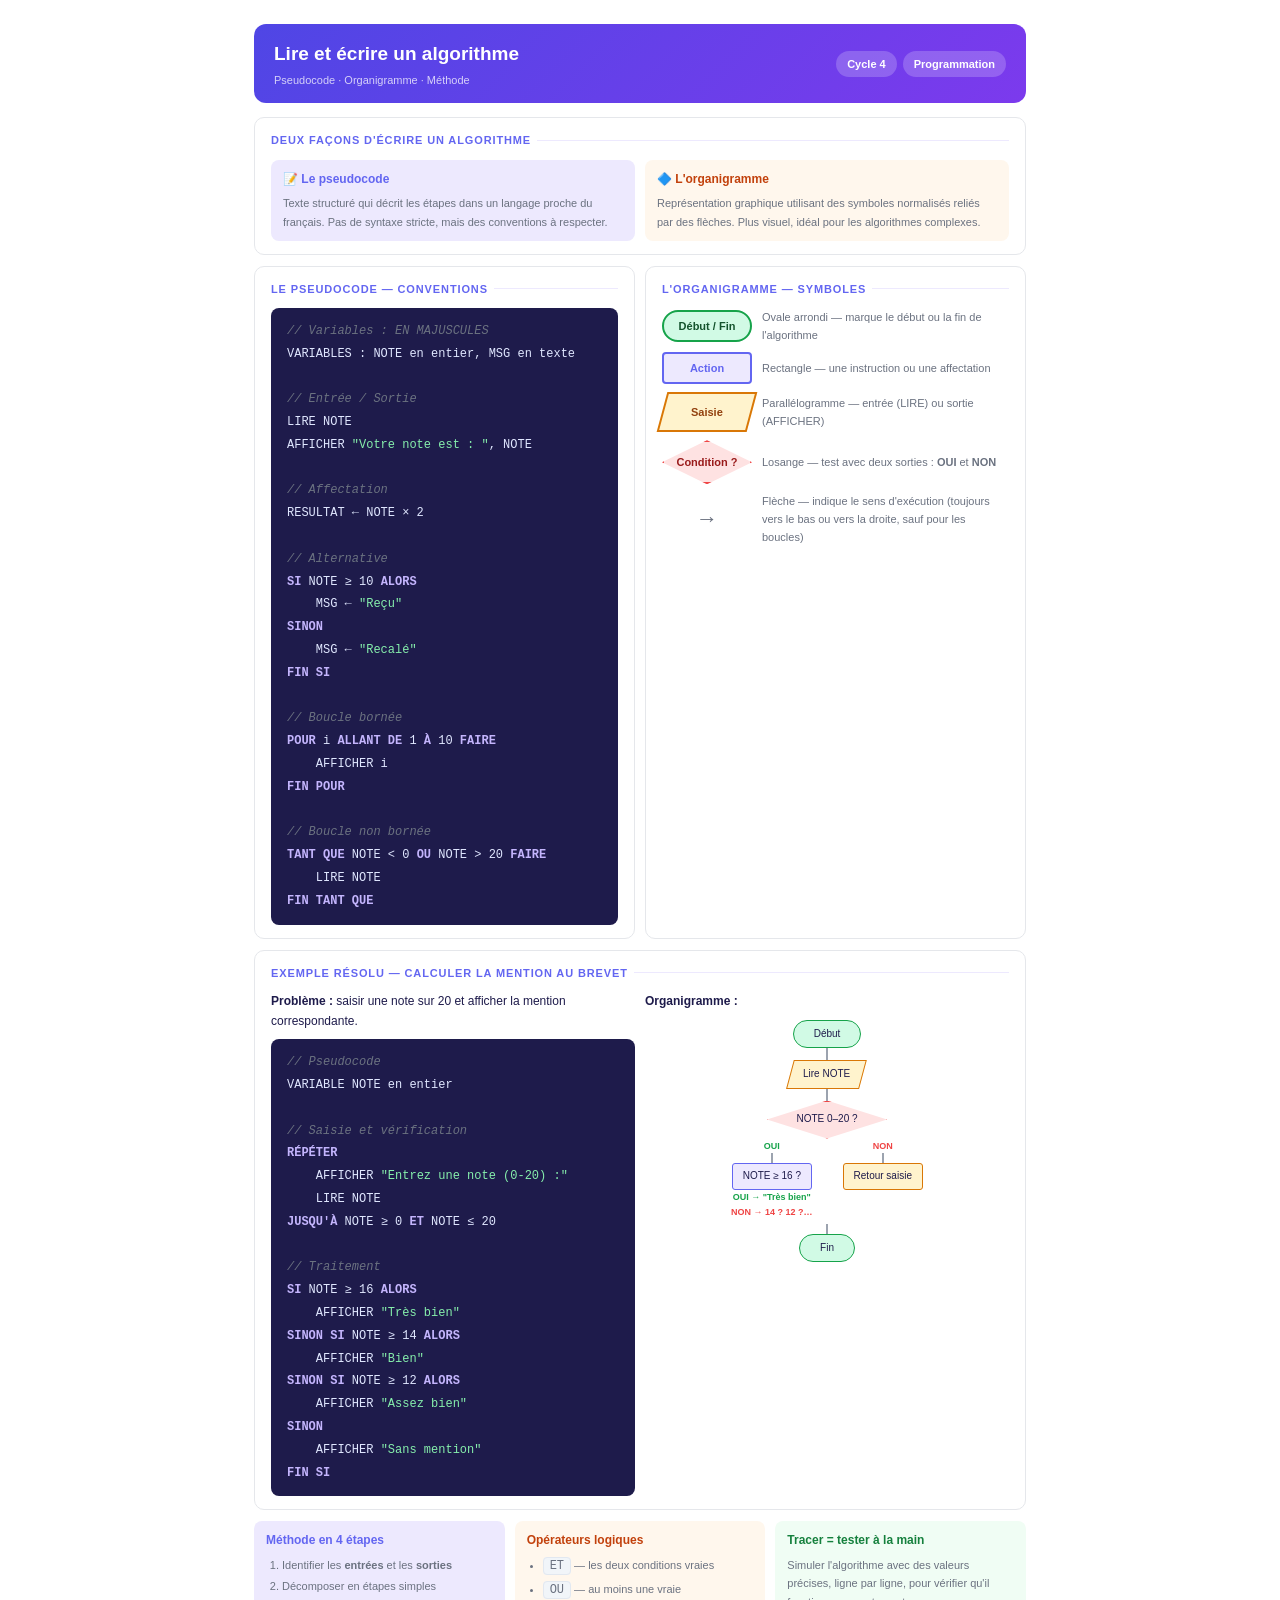
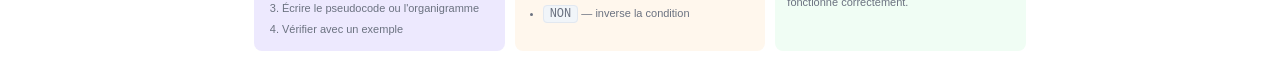
<file: fiches/algo-algorithme.html>
<!DOCTYPE html>
<html lang="fr">
<head>
<meta charset="UTF-8">
<meta name="viewport" content="width=device-width, initial-scale=1.0">
<title>Fiche outil — Lire et écrire un algorithme</title>
<link rel="stylesheet" href="style.css">
</head>
<body>

<div class="fiche-header">
  <div>
    <div class="fiche-title">Lire et écrire un algorithme</div>
    <div class="fiche-sub">Pseudocode · Organigramme · Méthode</div>
  </div>
  <div class="fiche-badges">
    <span class="badge">Cycle 4</span>
    <span class="badge">Programmation</span>
  </div>
</div>

<div class="section">
  <div class="section-title">Deux façons d'écrire un algorithme</div>
  <div class="grid-2">
    <div class="card">
      <div class="card-title">📝 Le pseudocode</div>
      <p class="small">Texte structuré qui décrit les étapes dans un langage proche du français. Pas de syntaxe stricte, mais des conventions à respecter.</p>
    </div>
    <div class="card orange">
      <div class="card-title">🔷 L'organigramme</div>
      <p class="small">Représentation graphique utilisant des symboles normalisés reliés par des flèches. Plus visuel, idéal pour les algorithmes complexes.</p>
    </div>
  </div>
</div>

<div class="grid-2" style="margin-bottom:11px">

  <div class="section" style="margin-bottom:0">
    <div class="section-title">Le pseudocode — conventions</div>
    <pre><span class="cm">// Variables : EN MAJUSCULES</span>
VARIABLES : NOTE en entier, MSG en texte

<span class="cm">// Entrée / Sortie</span>
LIRE NOTE
AFFICHER <span class="str">"Votre note est : "</span>, NOTE

<span class="cm">// Affectation</span>
RESULTAT ← NOTE × 2

<span class="cm">// Alternative</span>
<span class="kw">SI</span> NOTE ≥ 10 <span class="kw">ALORS</span>
    MSG ← <span class="str">"Reçu"</span>
<span class="kw">SINON</span>
    MSG ← <span class="str">"Recalé"</span>
<span class="kw">FIN SI</span>

<span class="cm">// Boucle bornée</span>
<span class="kw">POUR</span> i <span class="kw">ALLANT DE</span> 1 <span class="kw">À</span> 10 <span class="kw">FAIRE</span>
    AFFICHER i
<span class="kw">FIN POUR</span>

<span class="cm">// Boucle non bornée</span>
<span class="kw">TANT QUE</span> NOTE &lt; 0 <span class="kw">OU</span> NOTE &gt; 20 <span class="kw">FAIRE</span>
    LIRE NOTE
<span class="kw">FIN TANT QUE</span></pre>
  </div>

  <div class="section" style="margin-bottom:0">
    <div class="section-title">L'organigramme — symboles</div>
    <div style="display:flex;flex-direction:column;gap:8px">
      <div style="display:flex;align-items:center;gap:10px">
        <div style="width:90px;height:32px;background:#d1fae5;border:2px solid #16a34a;border-radius:16px;display:flex;align-items:center;justify-content:center;font-size:11px;font-weight:700;color:#14532d;flex-shrink:0">Début / Fin</div>
        <p class="small">Ovale arrondi — marque le début ou la fin de l'algorithme</p>
      </div>
      <div style="display:flex;align-items:center;gap:10px">
        <div style="width:90px;height:32px;background:var(--accent-bg);border:2px solid var(--accent);border-radius:4px;display:flex;align-items:center;justify-content:center;font-size:11px;font-weight:700;color:var(--accent);flex-shrink:0">Action</div>
        <p class="small">Rectangle — une instruction ou une affectation</p>
      </div>
      <div style="display:flex;align-items:center;gap:10px">
        <div style="width:90px;height:40px;background:#fff3cd;border:2px solid #d97706;transform:skewX(-15deg);display:flex;align-items:center;justify-content:center;font-size:11px;font-weight:700;color:#92400e;flex-shrink:0"><span style="transform:skewX(15deg)">Saisie</span></div>
        <p class="small">Parallélogramme — entrée (LIRE) ou sortie (AFFICHER)</p>
      </div>
      <div style="display:flex;align-items:center;gap:10px">
        <div style="width:90px;height:44px;background:#fee2e2;border:2px solid #ef4444;clip-path:polygon(50% 0%,100% 50%,50% 100%,0% 50%);display:flex;align-items:center;justify-content:center;font-size:11px;font-weight:700;color:#991b1b;flex-shrink:0">Condition ?</div>
        <p class="small">Losange — test avec deux sorties : <strong>OUI</strong> et <strong>NON</strong></p>
      </div>
      <div style="display:flex;align-items:center;gap:10px">
        <div style="width:90px;display:flex;align-items:center;justify-content:center;flex-shrink:0">
          <div style="font-size:22px;color:var(--muted)">→</div>
        </div>
        <p class="small">Flèche — indique le sens d'exécution (toujours vers le bas ou vers la droite, sauf pour les boucles)</p>
      </div>
    </div>
  </div>

</div>

<div class="section">
  <div class="section-title">Exemple résolu — Calculer la mention au brevet</div>
  <div class="grid-2">
    <div>
      <p style="font-size:12px;margin-bottom:8px"><strong>Problème :</strong> saisir une note sur 20 et afficher la mention correspondante.</p>
      <pre><span class="cm">// Pseudocode</span>
VARIABLE NOTE en entier

<span class="cm">// Saisie et vérification</span>
<span class="kw">RÉPÉTER</span>
    AFFICHER <span class="str">"Entrez une note (0-20) :"</span>
    LIRE NOTE
<span class="kw">JUSQU'À</span> NOTE ≥ 0 <span class="kw">ET</span> NOTE ≤ 20

<span class="cm">// Traitement</span>
<span class="kw">SI</span> NOTE ≥ 16 <span class="kw">ALORS</span>
    AFFICHER <span class="str">"Très bien"</span>
<span class="kw">SINON SI</span> NOTE ≥ 14 <span class="kw">ALORS</span>
    AFFICHER <span class="str">"Bien"</span>
<span class="kw">SINON SI</span> NOTE ≥ 12 <span class="kw">ALORS</span>
    AFFICHER <span class="str">"Assez bien"</span>
<span class="kw">SINON</span>
    AFFICHER <span class="str">"Sans mention"</span>
<span class="kw">FIN SI</span></pre>
    </div>
    <div>
      <p style="font-size:12px;margin-bottom:8px"><strong>Organigramme :</strong></p>
      <div style="display:flex;flex-direction:column;align-items:center;gap:0;font-size:10px">
        <div style="padding:5px 20px;background:#d1fae5;border:1.5px solid #16a34a;border-radius:14px">Début</div>
        <div style="width:1.5px;height:12px;background:#9ca3af"></div>
        <div style="padding:5px 12px;background:#fff3cd;border:1.5px solid #d97706;transform:skewX(-15deg)"><span style="transform:skewX(15deg);display:block">Lire NOTE</span></div>
        <div style="width:1.5px;height:12px;background:#9ca3af"></div>
        <div style="padding:5px 14px;background:#fee2e2;border:1.5px solid #ef4444;clip-path:polygon(50% 0%,100% 50%,50% 100%,0% 50%);min-width:120px;min-height:38px;display:flex;align-items:center;justify-content:center">NOTE 0–20 ?</div>
        <div style="display:flex;gap:30px;align-items:flex-start;margin-top:0">
          <div style="display:flex;flex-direction:column;align-items:center">
            <span style="font-size:9px;color:#16a34a;font-weight:700">OUI</span>
            <div style="width:1.5px;height:10px;background:#9ca3af"></div>
            <div style="padding:4px 10px;background:var(--accent-bg);border:1.5px solid var(--accent);border-radius:3px">NOTE ≥ 16 ?</div>
            <div style="font-size:9px;color:#16a34a;font-weight:700">OUI → "Très bien"</div>
            <div style="font-size:9px;color:#ef4444;font-weight:700">NON → 14 ? 12 ?…</div>
          </div>
          <div style="display:flex;flex-direction:column;align-items:center">
            <span style="font-size:9px;color:#ef4444;font-weight:700">NON</span>
            <div style="width:1.5px;height:10px;background:#9ca3af"></div>
            <div style="padding:4px 10px;background:#fff3cd;border:1.5px solid #d97706;border-radius:3px">Retour saisie</div>
          </div>
        </div>
        <div style="width:1.5px;height:10px;background:#9ca3af;margin-top:4px"></div>
        <div style="padding:5px 20px;background:#d1fae5;border:1.5px solid #16a34a;border-radius:14px">Fin</div>
      </div>
    </div>
  </div>
</div>

<div class="grid-3">
  <div class="card">
    <div class="card-title">Méthode en 4 étapes</div>
    <ol class="small" style="padding-left:16px">
      <li>Identifier les <strong>entrées</strong> et les <strong>sorties</strong></li>
      <li>Décomposer en étapes simples</li>
      <li>Écrire le pseudocode ou l'organigramme</li>
      <li>Vérifier avec un exemple</li>
    </ol>
  </div>
  <div class="card orange">
    <div class="card-title">Opérateurs logiques</div>
    <ul class="small">
      <li><code>ET</code> — les deux conditions vraies</li>
      <li><code>OU</code> — au moins une vraie</li>
      <li><code>NON</code> — inverse la condition</li>
    </ul>
  </div>
  <div class="card green">
    <div class="card-title">Tracer = tester à la main</div>
    <p class="small">Simuler l'algorithme avec des valeurs précises, ligne par ligne, pour vérifier qu'il fonctionne correctement.</p>
  </div>
</div>

</body>
</html>
</file>
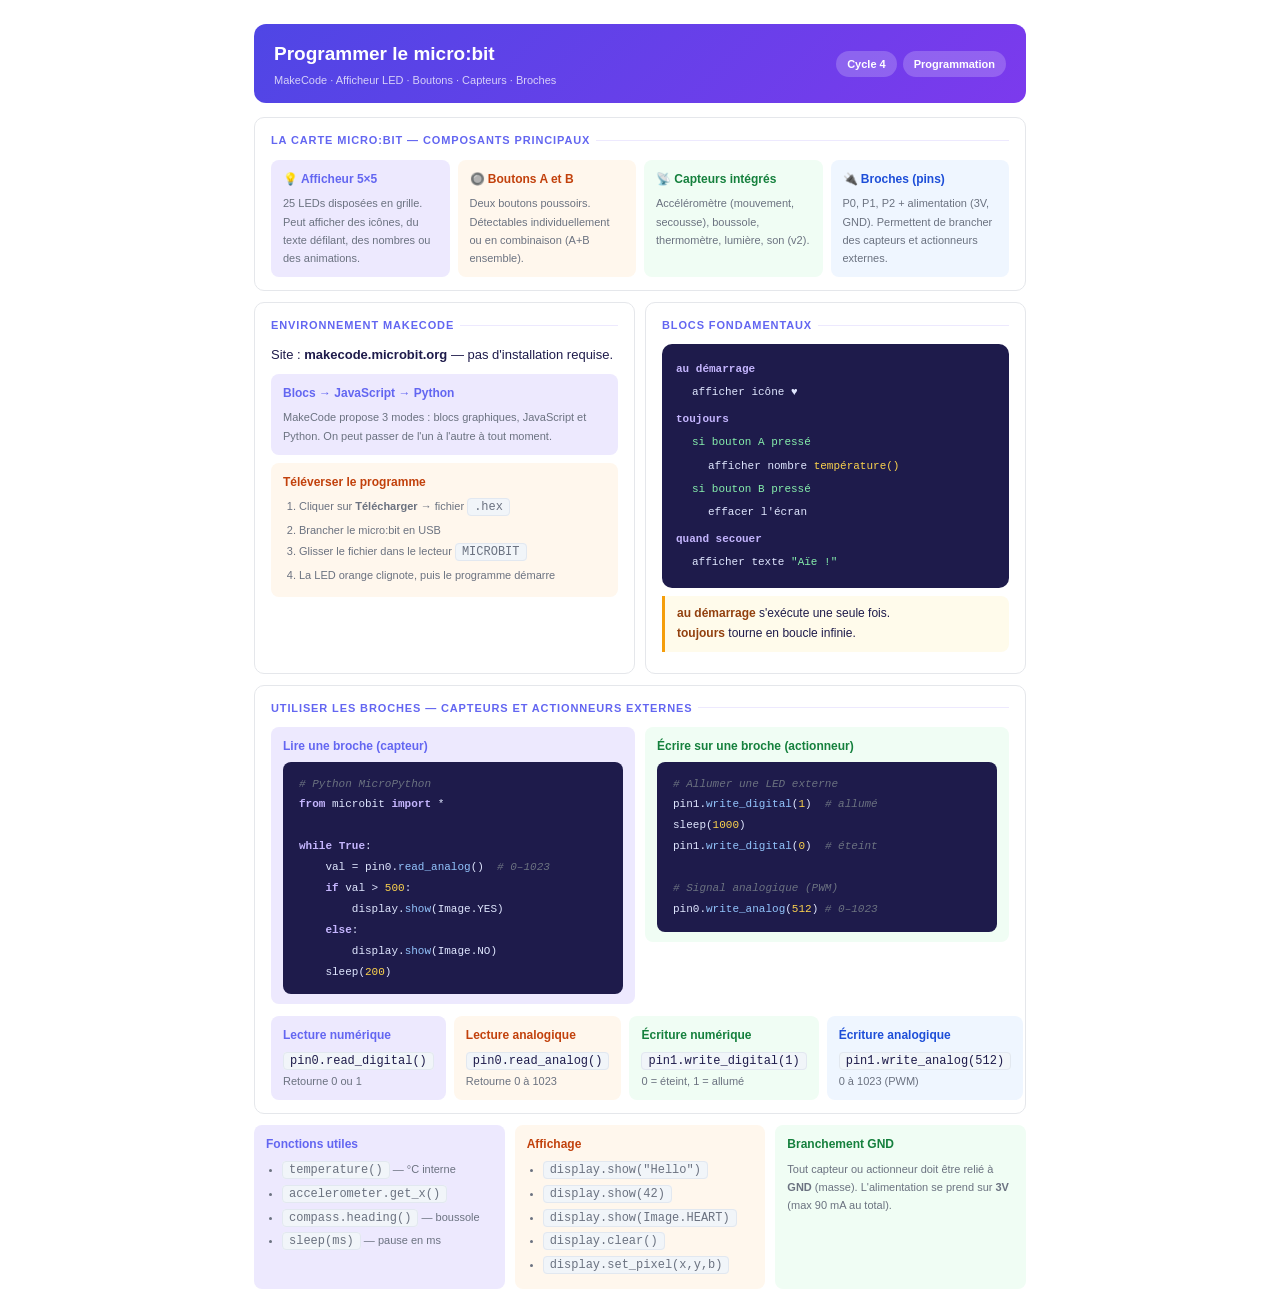
<file: fiches/algo-microbit.html>
<!DOCTYPE html>
<html lang="fr">
<head>
<meta charset="UTF-8">
<meta name="viewport" content="width=device-width, initial-scale=1.0">
<title>Fiche outil — Programmer le micro:bit</title>
<link rel="stylesheet" href="style.css">
</head>
<body>

<div class="fiche-header">
  <div>
    <div class="fiche-title">Programmer le micro:bit</div>
    <div class="fiche-sub">MakeCode · Afficheur LED · Boutons · Capteurs · Broches</div>
  </div>
  <div class="fiche-badges">
    <span class="badge">Cycle 4</span>
    <span class="badge">Programmation</span>
  </div>
</div>

<div class="section">
  <div class="section-title">La carte micro:bit — composants principaux</div>
  <div class="grid-4">
    <div class="card">
      <div class="card-title">💡 Afficheur 5×5</div>
      <p class="small">25 LEDs disposées en grille. Peut afficher des icônes, du texte défilant, des nombres ou des animations.</p>
    </div>
    <div class="card orange">
      <div class="card-title">🔘 Boutons A et B</div>
      <p class="small">Deux boutons poussoirs. Détectables individuellement ou en combinaison (A+B ensemble).</p>
    </div>
    <div class="card green">
      <div class="card-title">📡 Capteurs intégrés</div>
      <p class="small">Accéléromètre (mouvement, secousse), boussole, thermomètre, lumière, son (v2).</p>
    </div>
    <div class="card blue">
      <div class="card-title">🔌 Broches (pins)</div>
      <p class="small">P0, P1, P2 + alimentation (3V, GND). Permettent de brancher des capteurs et actionneurs externes.</p>
    </div>
  </div>
</div>

<div class="grid-2" style="margin-bottom:11px">

  <div class="section" style="margin-bottom:0">
    <div class="section-title">Environnement MakeCode</div>
    <p style="margin-bottom:8px">Site : <strong>makecode.microbit.org</strong> — pas d'installation requise.</p>
    <div class="card" style="margin-bottom:8px">
      <div class="card-title">Blocs → JavaScript → Python</div>
      <p class="small">MakeCode propose 3 modes : blocs graphiques, JavaScript et Python. On peut passer de l'un à l'autre à tout moment.</p>
    </div>
    <div class="card orange">
      <div class="card-title">Téléverser le programme</div>
      <ol class="small" style="padding-left:16px">
        <li>Cliquer sur <strong>Télécharger</strong> → fichier <code>.hex</code></li>
        <li>Brancher le micro:bit en USB</li>
        <li>Glisser le fichier dans le lecteur <code>MICROBIT</code></li>
        <li>La LED orange clignote, puis le programme démarre</li>
      </ol>
    </div>
  </div>

  <div class="section" style="margin-bottom:0">
    <div class="section-title">Blocs fondamentaux</div>
    <div style="background:#1e1b4b;border-radius:10px;padding:14px;font-size:11px;color:#e0e7ff;font-family:'SF Mono',monospace;line-height:2.1">
      <div style="color:#c4b5fd;font-weight:700">au démarrage</div>
      <div style="padding-left:16px">afficher icône ♥</div>
      <div style="height:4px"></div>
      <div style="color:#c4b5fd;font-weight:700">toujours</div>
      <div style="padding-left:16px;color:#86efac">si bouton A pressé</div>
      <div style="padding-left:32px">afficher nombre <span style="color:#fcd34d">température()</span></div>
      <div style="padding-left:16px;color:#86efac">si bouton B pressé</div>
      <div style="padding-left:32px">effacer l'écran</div>
      <div style="height:4px"></div>
      <div style="color:#c4b5fd;font-weight:700">quand secouer</div>
      <div style="padding-left:16px">afficher texte <span style="color:#86efac">"Aïe !"</span></div>
    </div>
    <div class="tip" style="margin-top:8px">
      <b>au démarrage</b> s'exécute une seule fois.<br>
      <b>toujours</b> tourne en boucle infinie.
    </div>
  </div>

</div>

<div class="section">
  <div class="section-title">Utiliser les broches — capteurs et actionneurs externes</div>
  <div class="grid-2">
    <div>
      <div class="card" style="margin-bottom:8px">
        <div class="card-title">Lire une broche (capteur)</div>
        <pre style="font-size:11px"><span class="cm"># Python MicroPython</span>
<span class="kw">from</span> microbit <span class="kw">import</span> *

<span class="kw">while</span> <span class="kw">True</span>:
    val = pin0.<span class="fn">read_analog</span>()  <span class="cm"># 0–1023</span>
    <span class="kw">if</span> val &gt; <span class="nb">500</span>:
        display.<span class="fn">show</span>(Image.YES)
    <span class="kw">else</span>:
        display.<span class="fn">show</span>(Image.NO)
    sleep(<span class="nb">200</span>)</pre>
      </div>
    </div>
    <div>
      <div class="card green" style="margin-bottom:8px">
        <div class="card-title">Écrire sur une broche (actionneur)</div>
        <pre style="font-size:11px"><span class="cm"># Allumer une LED externe</span>
pin1.<span class="fn">write_digital</span>(<span class="nb">1</span>)  <span class="cm"># allumé</span>
sleep(<span class="nb">1000</span>)
pin1.<span class="fn">write_digital</span>(<span class="nb">0</span>)  <span class="cm"># éteint</span>

<span class="cm"># Signal analogique (PWM)</span>
pin0.<span class="fn">write_analog</span>(<span class="nb">512</span>) <span class="cm"># 0–1023</span></pre>
      </div>
    </div>
  </div>
  <div class="grid-4" style="margin-top:4px;font-size:11px">
    <div class="card"><div class="card-title">Lecture numérique</div><code>pin0.read_digital()</code><br><span class="small">Retourne 0 ou 1</span></div>
    <div class="card orange"><div class="card-title">Lecture analogique</div><code>pin0.read_analog()</code><br><span class="small">Retourne 0 à 1023</span></div>
    <div class="card green"><div class="card-title">Écriture numérique</div><code>pin1.write_digital(1)</code><br><span class="small">0 = éteint, 1 = allumé</span></div>
    <div class="card blue"><div class="card-title">Écriture analogique</div><code>pin1.write_analog(512)</code><br><span class="small">0 à 1023 (PWM)</span></div>
  </div>
</div>

<div class="grid-3">
  <div class="card">
    <div class="card-title">Fonctions utiles</div>
    <ul class="small">
      <li><code>temperature()</code> — °C interne</li>
      <li><code>accelerometer.get_x()</code></li>
      <li><code>compass.heading()</code> — boussole</li>
      <li><code>sleep(ms)</code> — pause en ms</li>
    </ul>
  </div>
  <div class="card orange">
    <div class="card-title">Affichage</div>
    <ul class="small">
      <li><code>display.show("Hello")</code></li>
      <li><code>display.show(42)</code></li>
      <li><code>display.show(Image.HEART)</code></li>
      <li><code>display.clear()</code></li>
      <li><code>display.set_pixel(x,y,b)</code></li>
    </ul>
  </div>
  <div class="card green">
    <div class="card-title">Branchement GND</div>
    <p class="small">Tout capteur ou actionneur doit être relié à <strong>GND</strong> (masse). L'alimentation se prend sur <strong>3V</strong> (max 90 mA au total).</p>
  </div>
</div>

</body>
</html>
</file>
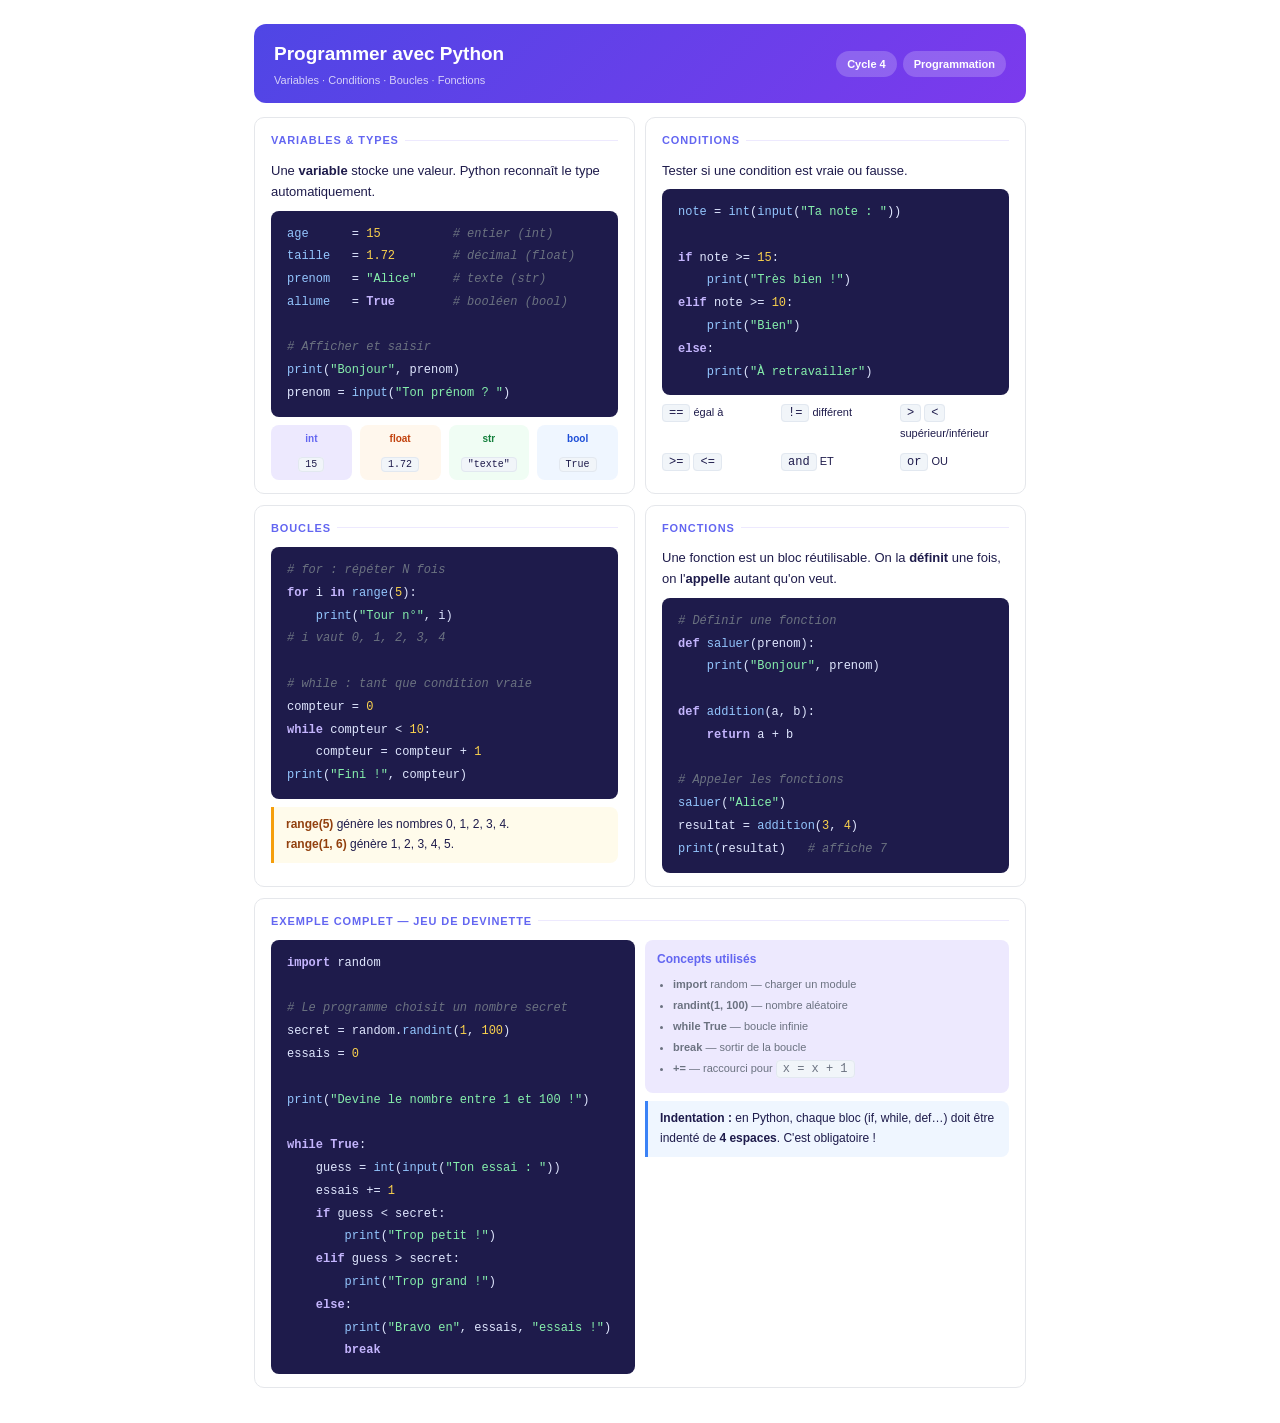
<file: fiches/algo-python.html>
<!DOCTYPE html>
<html lang="fr">
<head>
<meta charset="UTF-8">
<meta name="viewport" content="width=device-width, initial-scale=1.0">
<title>Fiche outil — Programmer avec Python</title>
<link rel="stylesheet" href="style.css">
</head>
<body>

<div class="fiche-header">
  <div>
    <div class="fiche-title">Programmer avec Python</div>
    <div class="fiche-sub">Variables · Conditions · Boucles · Fonctions</div>
  </div>
  <div class="fiche-badges">
    <span class="badge">Cycle 4</span>
    <span class="badge">Programmation</span>
  </div>
</div>

<div class="grid-2" style="margin-bottom:11px">

  <div class="section" style="margin-bottom:0">
    <div class="section-title">Variables &amp; Types</div>
    <p style="margin-bottom:8px">Une <strong>variable</strong> stocke une valeur. Python reconnaît le type automatiquement.</p>
    <pre><span class="fn">age</span>      = <span class="nb">15</span>          <span class="cm"># entier (int)</span>
<span class="fn">taille</span>   = <span class="nb">1.72</span>        <span class="cm"># décimal (float)</span>
<span class="fn">prenom</span>   = <span class="str">"Alice"</span>     <span class="cm"># texte (str)</span>
<span class="fn">allume</span>   = <span class="kw">True</span>        <span class="cm"># booléen (bool)</span>

<span class="cm"># Afficher et saisir</span>
<span class="fn">print</span>(<span class="str">"Bonjour"</span>, prenom)
prenom = <span class="fn">input</span>(<span class="str">"Ton prénom ? "</span>)</pre>
    <div class="grid-4" style="margin-top:8px">
      <div class="card" style="padding:6px 8px;text-align:center"><div class="card-title" style="font-size:10px">int</div><code style="font-size:10px">15</code></div>
      <div class="card orange" style="padding:6px 8px;text-align:center"><div class="card-title" style="font-size:10px">float</div><code style="font-size:10px">1.72</code></div>
      <div class="card green" style="padding:6px 8px;text-align:center"><div class="card-title" style="font-size:10px">str</div><code style="font-size:10px">"texte"</code></div>
      <div class="card blue" style="padding:6px 8px;text-align:center"><div class="card-title" style="font-size:10px">bool</div><code style="font-size:10px">True</code></div>
    </div>
  </div>

  <div class="section" style="margin-bottom:0">
    <div class="section-title">Conditions</div>
    <p style="margin-bottom:8px">Tester si une condition est vraie ou fausse.</p>
    <pre><span class="fn">note</span> = <span class="fn">int</span>(<span class="fn">input</span>(<span class="str">"Ta note : "</span>))

<span class="kw">if</span> note >= <span class="nb">15</span>:
    <span class="fn">print</span>(<span class="str">"Très bien !"</span>)
<span class="kw">elif</span> note >= <span class="nb">10</span>:
    <span class="fn">print</span>(<span class="str">"Bien"</span>)
<span class="kw">else</span>:
    <span class="fn">print</span>(<span class="str">"À retravailler"</span>)</pre>
    <div class="grid-3" style="margin-top:8px;font-size:11px">
      <div><code>==</code> égal à</div>
      <div><code>!=</code> différent</div>
      <div><code>&gt;</code> <code>&lt;</code> supérieur/inférieur</div>
      <div><code>&gt;=</code> <code>&lt;=</code></div>
      <div><code>and</code> ET</div>
      <div><code>or</code> OU</div>
    </div>
  </div>

</div>

<div class="grid-2" style="margin-bottom:11px">

  <div class="section" style="margin-bottom:0">
    <div class="section-title">Boucles</div>
    <pre><span class="cm"># for : répéter N fois</span>
<span class="kw">for</span> i <span class="kw">in</span> <span class="fn">range</span>(<span class="nb">5</span>):
    <span class="fn">print</span>(<span class="str">"Tour n°"</span>, i)
<span class="cm"># i vaut 0, 1, 2, 3, 4</span>

<span class="cm"># while : tant que condition vraie</span>
compteur = <span class="nb">0</span>
<span class="kw">while</span> compteur &lt; <span class="nb">10</span>:
    compteur = compteur + <span class="nb">1</span>
<span class="fn">print</span>(<span class="str">"Fini !"</span>, compteur)</pre>
    <div class="tip" style="margin-top:8px">
      <b>range(5)</b> génère les nombres 0, 1, 2, 3, 4.<br>
      <b>range(1, 6)</b> génère 1, 2, 3, 4, 5.
    </div>
  </div>

  <div class="section" style="margin-bottom:0">
    <div class="section-title">Fonctions</div>
    <p style="margin-bottom:8px">Une fonction est un bloc réutilisable. On la <strong>définit</strong> une fois, on l'<strong>appelle</strong> autant qu'on veut.</p>
    <pre><span class="cm"># Définir une fonction</span>
<span class="kw">def</span> <span class="fn">saluer</span>(prenom):
    <span class="fn">print</span>(<span class="str">"Bonjour"</span>, prenom)

<span class="kw">def</span> <span class="fn">addition</span>(a, b):
    <span class="kw">return</span> a + b

<span class="cm"># Appeler les fonctions</span>
<span class="fn">saluer</span>(<span class="str">"Alice"</span>)
resultat = <span class="fn">addition</span>(<span class="nb">3</span>, <span class="nb">4</span>)
<span class="fn">print</span>(resultat)   <span class="cm"># affiche 7</span></pre>
  </div>

</div>

<div class="section">
  <div class="section-title">Exemple complet — Jeu de devinette</div>
  <div class="grid-2">
    <pre><span class="kw">import</span> random

<span class="cm"># Le programme choisit un nombre secret</span>
secret = random.<span class="fn">randint</span>(<span class="nb">1</span>, <span class="nb">100</span>)
essais = <span class="nb">0</span>

<span class="fn">print</span>(<span class="str">"Devine le nombre entre 1 et 100 !"</span>)

<span class="kw">while</span> <span class="kw">True</span>:
    guess = <span class="fn">int</span>(<span class="fn">input</span>(<span class="str">"Ton essai : "</span>))
    essais += <span class="nb">1</span>
    <span class="kw">if</span> guess &lt; secret:
        <span class="fn">print</span>(<span class="str">"Trop petit !"</span>)
    <span class="kw">elif</span> guess &gt; secret:
        <span class="fn">print</span>(<span class="str">"Trop grand !"</span>)
    <span class="kw">else</span>:
        <span class="fn">print</span>(<span class="str">"Bravo en"</span>, essais, <span class="str">"essais !"</span>)
        <span class="kw">break</span></pre>
    <div>
      <div class="card" style="margin-bottom:8px">
        <div class="card-title">Concepts utilisés</div>
        <ul class="small">
          <li><strong>import</strong> random — charger un module</li>
          <li><strong>randint(1, 100)</strong> — nombre aléatoire</li>
          <li><strong>while True</strong> — boucle infinie</li>
          <li><strong>break</strong> — sortir de la boucle</li>
          <li><strong>+=</strong> — raccourci pour <code>x = x + 1</code></li>
        </ul>
      </div>
      <div class="note">
        <b>Indentation :</b> en Python, chaque bloc (if, while, def…) doit être indenté de <strong>4 espaces</strong>. C'est obligatoire !
      </div>
    </div>
  </div>
</div>

</body>
</html>
</file>
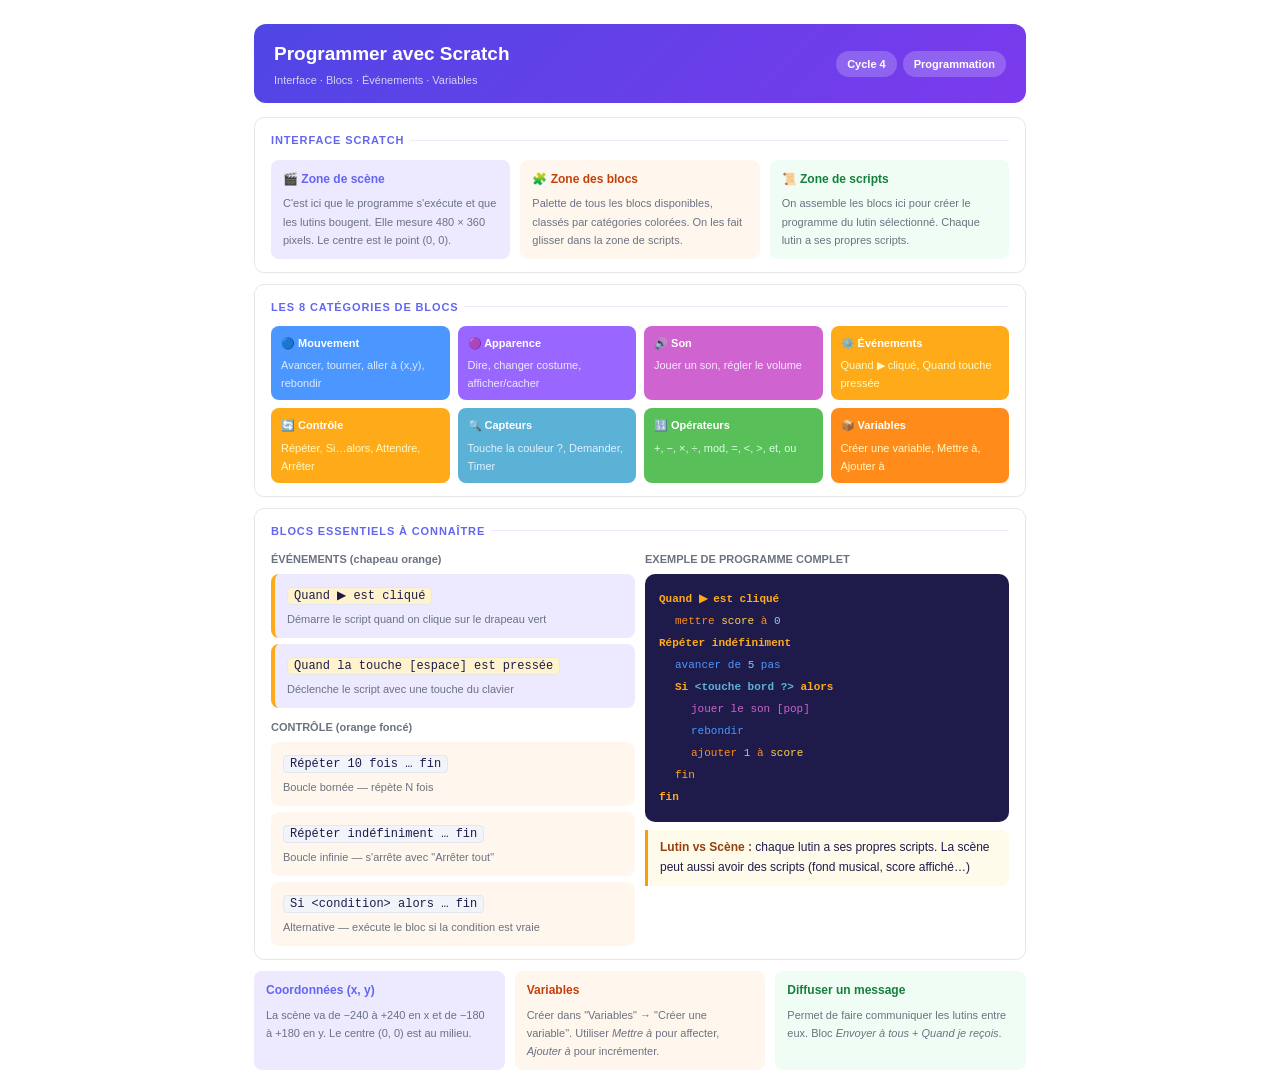
<file: fiches/algo-scratch.html>
<!DOCTYPE html>
<html lang="fr">
<head>
<meta charset="UTF-8">
<meta name="viewport" content="width=device-width, initial-scale=1.0">
<title>Fiche outil — Programmer avec Scratch</title>
<link rel="stylesheet" href="style.css">
</head>
<body>

<div class="fiche-header">
  <div>
    <div class="fiche-title">Programmer avec Scratch</div>
    <div class="fiche-sub">Interface · Blocs · Événements · Variables</div>
  </div>
  <div class="fiche-badges">
    <span class="badge">Cycle 4</span>
    <span class="badge">Programmation</span>
  </div>
</div>

<div class="section">
  <div class="section-title">Interface Scratch</div>
  <div class="grid-3">
    <div class="card">
      <div class="card-title">🎬 Zone de scène</div>
      <p class="small">C'est ici que le programme s'exécute et que les lutins bougent. Elle mesure 480 × 360 pixels. Le centre est le point (0, 0).</p>
    </div>
    <div class="card orange">
      <div class="card-title">🧩 Zone des blocs</div>
      <p class="small">Palette de tous les blocs disponibles, classés par catégories colorées. On les fait glisser dans la zone de scripts.</p>
    </div>
    <div class="card green">
      <div class="card-title">📜 Zone de scripts</div>
      <p class="small">On assemble les blocs ici pour créer le programme du lutin sélectionné. Chaque lutin a ses propres scripts.</p>
    </div>
  </div>
</div>

<div class="section">
  <div class="section-title">Les 8 catégories de blocs</div>
  <div class="grid-4">
    <div style="background:#4C97FF;color:#fff;border-radius:8px;padding:8px 10px">
      <div style="font-weight:700;font-size:11px;margin-bottom:4px">🔵 Mouvement</div>
      <div class="small" style="color:#dbeafe">Avancer, tourner, aller à (x,y), rebondir</div>
    </div>
    <div style="background:#9966FF;color:#fff;border-radius:8px;padding:8px 10px">
      <div style="font-weight:700;font-size:11px;margin-bottom:4px">🟣 Apparence</div>
      <div class="small" style="color:#ede9fe">Dire, changer costume, afficher/cacher</div>
    </div>
    <div style="background:#CF63CF;color:#fff;border-radius:8px;padding:8px 10px">
      <div style="font-weight:700;font-size:11px;margin-bottom:4px">🔊 Son</div>
      <div class="small" style="color:#fae8ff">Jouer un son, régler le volume</div>
    </div>
    <div style="background:#FFAB19;color:#fff;border-radius:8px;padding:8px 10px">
      <div style="font-weight:700;font-size:11px;margin-bottom:4px">⚙️ Événements</div>
      <div class="small" style="color:#fef9c3">Quand ▶ cliqué, Quand touche pressée</div>
    </div>
    <div style="background:#FFAB19;color:#fff;border-radius:8px;padding:8px 10px">
      <div style="font-weight:700;font-size:11px;margin-bottom:4px">🔄 Contrôle</div>
      <div class="small" style="color:#fef9c3">Répéter, Si…alors, Attendre, Arrêter</div>
    </div>
    <div style="background:#5CB1D6;color:#fff;border-radius:8px;padding:8px 10px">
      <div style="font-weight:700;font-size:11px;margin-bottom:4px">🔍 Capteurs</div>
      <div class="small" style="color:#e0f2fe">Touche la couleur ?, Demander, Timer</div>
    </div>
    <div style="background:#59C059;color:#fff;border-radius:8px;padding:8px 10px">
      <div style="font-weight:700;font-size:11px;margin-bottom:4px">🔢 Opérateurs</div>
      <div class="small" style="color:#dcfce7">+, −, ×, ÷, mod, =, &lt;, &gt;, et, ou</div>
    </div>
    <div style="background:#FF8C1A;color:#fff;border-radius:8px;padding:8px 10px">
      <div style="font-weight:700;font-size:11px;margin-bottom:4px">📦 Variables</div>
      <div class="small" style="color:#fef9c3">Créer une variable, Mettre à, Ajouter à</div>
    </div>
  </div>
</div>

<div class="section">
  <div class="section-title">Blocs essentiels à connaître</div>
  <div class="grid-2">
    <div>
      <p style="font-size:11px;font-weight:700;color:var(--muted);margin-bottom:6px">ÉVÉNEMENTS (chapeau orange)</p>
      <div class="card" style="margin-bottom:6px;border-left:4px solid #FFAB19">
        <code style="background:#fff3cd">Quand ▶ est cliqué</code>
        <p class="small" style="margin-top:3px">Démarre le script quand on clique sur le drapeau vert</p>
      </div>
      <div class="card" style="border-left:4px solid #FFAB19">
        <code style="background:#fff3cd">Quand la touche [espace] est pressée</code>
        <p class="small" style="margin-top:3px">Déclenche le script avec une touche du clavier</p>
      </div>
      <p style="font-size:11px;font-weight:700;color:var(--muted);margin:10px 0 6px">CONTRÔLE (orange foncé)</p>
      <div class="card orange" style="margin-bottom:6px">
        <code>Répéter 10 fois … fin</code>
        <p class="small" style="margin-top:3px">Boucle bornée — répète N fois</p>
      </div>
      <div class="card orange" style="margin-bottom:6px">
        <code>Répéter indéfiniment … fin</code>
        <p class="small" style="margin-top:3px">Boucle infinie — s'arrête avec "Arrêter tout"</p>
      </div>
      <div class="card orange">
        <code>Si &lt;condition&gt; alors … fin</code>
        <p class="small" style="margin-top:3px">Alternative — exécute le bloc si la condition est vraie</p>
      </div>
    </div>
    <div>
      <p style="font-size:11px;font-weight:700;color:var(--muted);margin-bottom:6px">EXEMPLE DE PROGRAMME COMPLET</p>
      <div style="background:#1e1b4b;border-radius:10px;padding:14px;font-size:11px;color:#e0e7ff;font-family:'SF Mono',monospace;line-height:2">
        <div style="color:#FFAB19;font-weight:700">Quand ▶ est cliqué</div>
        <div style="padding-left:16px;color:#FF8C1A">mettre <span style="color:#fcd34d">score</span> à <span style="color:#93c5fd">0</span></div>
        <div style="color:#FFAB19;font-weight:700">Répéter indéfiniment</div>
        <div style="padding-left:16px;color:#4C97FF">avancer de <span style="color:#93c5fd">5</span> pas</div>
        <div style="padding-left:16px;color:#FFAB19;font-weight:600">Si <span style="color:#5CB1D6">&lt;touche bord ?&gt;</span> alors</div>
        <div style="padding-left:32px;color:#CF63CF">jouer le son [pop]</div>
        <div style="padding-left:32px;color:#4C97FF">rebondir</div>
        <div style="padding-left:32px;color:#FF8C1A">ajouter <span style="color:#93c5fd">1</span> à <span style="color:#fcd34d">score</span></div>
        <div style="padding-left:16px;color:#FFAB19">fin</div>
        <div style="color:#FFAB19;font-weight:700">fin</div>
      </div>
      <div class="tip" style="margin-top:8px">
        <b>Lutin vs Scène :</b> chaque lutin a ses propres scripts. La scène peut aussi avoir des scripts (fond musical, score affiché…)
      </div>
    </div>
  </div>
</div>

<div class="grid-3">
  <div class="card">
    <div class="card-title">Coordonnées (x, y)</div>
    <p class="small">La scène va de −240 à +240 en x et de −180 à +180 en y. Le centre (0, 0) est au milieu.</p>
  </div>
  <div class="card orange">
    <div class="card-title">Variables</div>
    <p class="small">Créer dans "Variables" → "Créer une variable". Utiliser <em>Mettre à</em> pour affecter, <em>Ajouter à</em> pour incrémenter.</p>
  </div>
  <div class="card green">
    <div class="card-title">Diffuser un message</div>
    <p class="small">Permet de faire communiquer les lutins entre eux. Bloc <em>Envoyer à tous</em> + <em>Quand je reçois</em>.</p>
  </div>
</div>

</body>
</html>
</file>
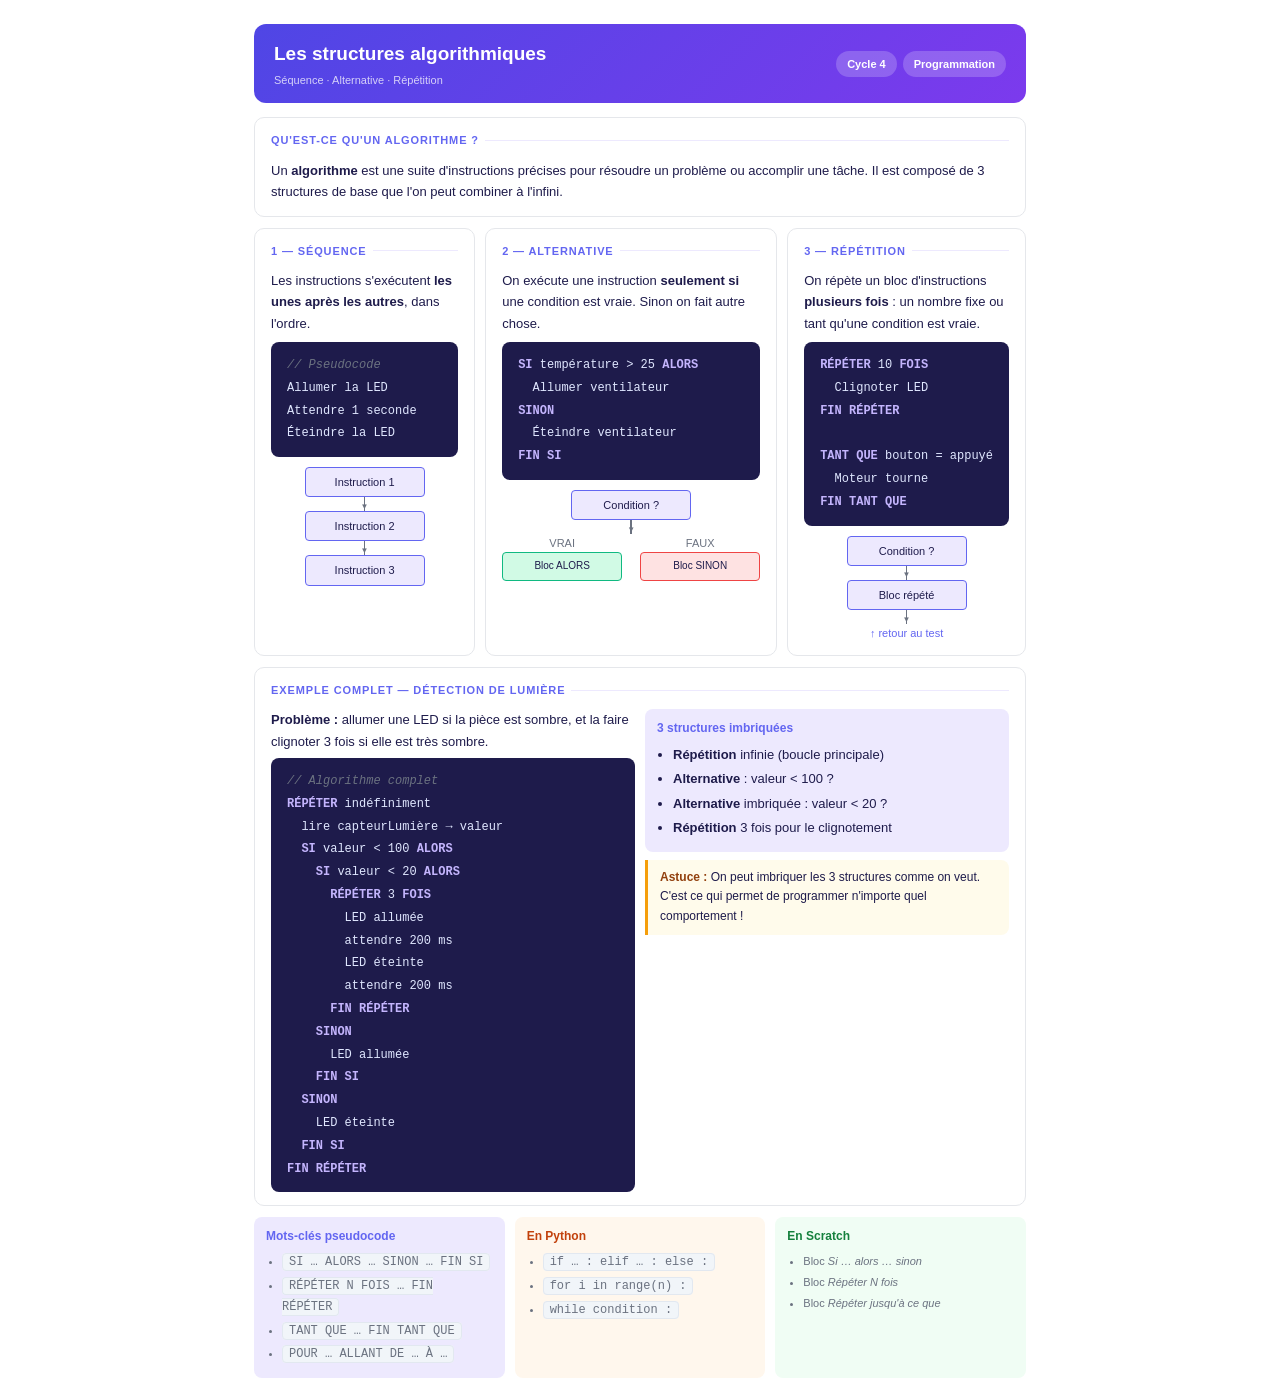
<file: fiches/algo-structures.html>
<!DOCTYPE html>
<html lang="fr">
<head>
<meta charset="UTF-8">
<meta name="viewport" content="width=device-width, initial-scale=1.0">
<title>Fiche outil — Les structures algorithmiques</title>
<link rel="stylesheet" href="style.css">
</head>
<body>

<div class="fiche-header">
  <div>
    <div class="fiche-title">Les structures algorithmiques</div>
    <div class="fiche-sub">Séquence · Alternative · Répétition</div>
  </div>
  <div class="fiche-badges">
    <span class="badge">Cycle 4</span>
    <span class="badge">Programmation</span>
  </div>
</div>

<div class="section">
  <div class="section-title">Qu'est-ce qu'un algorithme ?</div>
  <p>Un <strong>algorithme</strong> est une suite d'instructions précises pour résoudre un problème ou accomplir une tâche. Il est composé de 3 structures de base que l'on peut combiner à l'infini.</p>
</div>

<div class="grid-3" style="margin-bottom:11px">

  <div class="section" style="margin-bottom:0">
    <div class="section-title">1 — Séquence</div>
    <p style="margin-bottom:8px">Les instructions s'exécutent <strong>les unes après les autres</strong>, dans l'ordre.</p>
    <pre><span class="cm">// Pseudocode</span>
Allumer la LED
Attendre 1 seconde
Éteindre la LED</pre>
    <div class="flow" style="margin-top:10px">
      <div class="flow-box">Instruction 1</div>
      <div class="flow-arrow"></div>
      <div class="flow-box">Instruction 2</div>
      <div class="flow-arrow"></div>
      <div class="flow-box">Instruction 3</div>
    </div>
  </div>

  <div class="section" style="margin-bottom:0">
    <div class="section-title">2 — Alternative</div>
    <p style="margin-bottom:8px">On exécute une instruction <strong>seulement si</strong> une condition est vraie. Sinon on fait autre chose.</p>
    <pre><span class="kw">SI</span> température &gt; 25 <span class="kw">ALORS</span>
  Allumer ventilateur
<span class="kw">SINON</span>
  Éteindre ventilateur
<span class="kw">FIN SI</span></pre>
    <div class="flow" style="margin-top:10px">
      <div class="flow-box">Condition ?</div>
      <div class="flow-arrow"></div>
      <div style="display:flex;gap:18px;align-items:flex-start">
        <div style="display:flex;flex-direction:column;align-items:center;gap:0">
          <span class="small">VRAI</span>
          <div class="flow-box" style="background:#d1fae5;border-color:#10b981;font-size:10px">Bloc ALORS</div>
        </div>
        <div style="display:flex;flex-direction:column;align-items:center;gap:0">
          <span class="small">FAUX</span>
          <div class="flow-box" style="background:#fee2e2;border-color:#ef4444;font-size:10px">Bloc SINON</div>
        </div>
      </div>
    </div>
  </div>

  <div class="section" style="margin-bottom:0">
    <div class="section-title">3 — Répétition</div>
    <p style="margin-bottom:8px">On répète un bloc d'instructions <strong>plusieurs fois</strong> : un nombre fixe ou tant qu'une condition est vraie.</p>
    <pre><span class="kw">RÉPÉTER</span> 10 <span class="kw">FOIS</span>
  Clignoter LED
<span class="kw">FIN RÉPÉTER</span>

<span class="kw">TANT QUE</span> bouton = appuyé
  Moteur tourne
<span class="kw">FIN TANT QUE</span></pre>
    <div class="flow" style="margin-top:10px">
      <div class="flow-box">Condition ?</div>
      <div class="flow-arrow"></div>
      <div class="flow-box" style="background:#ede9fe">Bloc répété</div>
      <div class="flow-arrow"></div>
      <div class="small" style="color:#6366f1">↑ retour au test</div>
    </div>
  </div>

</div>

<div class="section">
  <div class="section-title">Exemple complet — Détection de lumière</div>
  <div class="grid-2">
    <div>
      <p style="margin-bottom:6px"><strong>Problème :</strong> allumer une LED si la pièce est sombre, et la faire clignoter 3 fois si elle est très sombre.</p>
      <pre><span class="cm">// Algorithme complet</span>
<span class="kw">RÉPÉTER</span> indéfiniment
  lire capteurLumière → valeur
  <span class="kw">SI</span> valeur &lt; 100 <span class="kw">ALORS</span>
    <span class="kw">SI</span> valeur &lt; 20 <span class="kw">ALORS</span>
      <span class="kw">RÉPÉTER</span> 3 <span class="kw">FOIS</span>
        LED allumée
        attendre 200 ms
        LED éteinte
        attendre 200 ms
      <span class="kw">FIN RÉPÉTER</span>
    <span class="kw">SINON</span>
      LED allumée
    <span class="kw">FIN SI</span>
  <span class="kw">SINON</span>
    LED éteinte
  <span class="kw">FIN SI</span>
<span class="kw">FIN RÉPÉTER</span></pre>
    </div>
    <div>
      <div class="card" style="margin-bottom:8px">
        <div class="card-title">3 structures imbriquées</div>
        <ul>
          <li><strong>Répétition</strong> infinie (boucle principale)</li>
          <li><strong>Alternative</strong> : valeur &lt; 100 ?</li>
          <li><strong>Alternative</strong> imbriquée : valeur &lt; 20 ?</li>
          <li><strong>Répétition</strong> 3 fois pour le clignotement</li>
        </ul>
      </div>
      <div class="tip">
        <b>Astuce :</b> On peut imbriquer les 3 structures comme on veut. C'est ce qui permet de programmer n'importe quel comportement !
      </div>
    </div>
  </div>
</div>

<div class="grid-3" style="margin-bottom:0">
  <div class="card">
    <div class="card-title">Mots-clés pseudocode</div>
    <ul class="small">
      <li><code>SI … ALORS … SINON … FIN SI</code></li>
      <li><code>RÉPÉTER N FOIS … FIN RÉPÉTER</code></li>
      <li><code>TANT QUE … FIN TANT QUE</code></li>
      <li><code>POUR … ALLANT DE … À …</code></li>
    </ul>
  </div>
  <div class="card orange">
    <div class="card-title">En Python</div>
    <ul class="small">
      <li><code>if … : elif … : else :</code></li>
      <li><code>for i in range(n) :</code></li>
      <li><code>while condition :</code></li>
    </ul>
  </div>
  <div class="card green">
    <div class="card-title">En Scratch</div>
    <ul class="small">
      <li>Bloc <em>Si … alors … sinon</em></li>
      <li>Bloc <em>Répéter N fois</em></li>
      <li>Bloc <em>Répéter jusqu'à ce que</em></li>
    </ul>
  </div>
</div>

</body>
</html>
</file>
<file: fiches/style.css>
*, *::before, *::after { box-sizing: border-box; margin: 0; padding: 0; }

:root {
  --accent: #6366f1;
  --accent-dk: #4f46e5;
  --accent-bg: #ede9fe;
  --text: #1e1b4b;
  --muted: #6b7280;
  --border: #e5e7eb;
}

body {
  font-family: -apple-system, BlinkMacSystemFont, 'Segoe UI', sans-serif;
  font-size: 13px;
  line-height: 1.65;
  color: var(--text);
  background: #fff;
  max-width: 820px;
  margin: 0 auto;
  padding: 24px;
}

/* ── Header ─────────────────────────────── */
.fiche-header {
  background: linear-gradient(135deg, #4f46e5 0%, #7c3aed 100%);
  color: #fff;
  padding: 14px 20px;
  border-radius: 12px;
  margin-bottom: 14px;
  display: flex;
  align-items: center;
  justify-content: space-between;
  gap: 12px;
}
.fiche-title  { font-size: 19px; font-weight: 700; }
.fiche-sub    { font-size: 11px; opacity: .75; margin-top: 2px; }
.fiche-badges { display: flex; gap: 6px; flex-shrink: 0; flex-wrap: wrap; justify-content: flex-end; }
.badge {
  background: rgba(255,255,255,.2);
  border-radius: 20px;
  padding: 4px 11px;
  font-size: 11px;
  font-weight: 600;
  white-space: nowrap;
}

/* ── Sections ───────────────────────────── */
.section {
  border: 1px solid var(--border);
  border-radius: 10px;
  padding: 13px 16px;
  margin-bottom: 11px;
}
.section-title {
  font-size: 11px;
  font-weight: 700;
  color: var(--accent);
  text-transform: uppercase;
  letter-spacing: .08em;
  margin-bottom: 10px;
  display: flex;
  align-items: center;
  gap: 6px;
}
.section-title::after {
  content: '';
  flex: 1;
  height: 1px;
  background: var(--accent-bg);
}

/* ── Grids ──────────────────────────────── */
.grid-2 { display: grid; grid-template-columns: 1fr 1fr; gap: 10px; }
.grid-3 { display: grid; grid-template-columns: repeat(3, 1fr); gap: 10px; }
.grid-4 { display: grid; grid-template-columns: repeat(4, 1fr); gap: 8px; }

/* ── Cards ──────────────────────────────── */
.card {
  background: var(--accent-bg);
  border-radius: 8px;
  padding: 10px 12px;
}
.card-title { font-size: 12px; font-weight: 700; color: var(--accent); margin-bottom: 5px; }
.card.orange { background: #fff7ed; }
.card.orange .card-title { color: #c2410c; }
.card.green  { background: #f0fdf4; }
.card.green  .card-title { color: #15803d; }
.card.blue   { background: #eff6ff; }
.card.blue   .card-title { color: #1d4ed8; }
.card.red    { background: #fff1f2; }
.card.red    .card-title { color: #be123c; }
.card.yellow { background: #fefce8; }
.card.yellow .card-title { color: #854d0e; }

/* ── Code ───────────────────────────────── */
code {
  font-family: 'SF Mono', 'Fira Code', Consolas, monospace;
  background: #f1f5f9;
  border: 1px solid #e2e8f0;
  border-radius: 4px;
  padding: 1px 6px;
  font-size: 12px;
}
pre {
  font-family: 'SF Mono', 'Fira Code', Consolas, monospace;
  background: #1e1b4b;
  color: #e0e7ff;
  border-radius: 8px;
  padding: 12px 16px;
  font-size: 12px;
  line-height: 1.9;
  overflow-x: auto;
}
pre .kw  { color: #c4b5fd; font-weight: 600; }
pre .str { color: #86efac; }
pre .cm  { color: #6b7280; font-style: italic; }
pre .nb  { color: #fcd34d; }
pre .fn  { color: #93c5fd; }

/* ── Info boxes ─────────────────────────── */
.tip {
  background: #fffbeb;
  border-left: 3px solid #f59e0b;
  border-radius: 0 8px 8px 0;
  padding: 8px 12px;
  font-size: 12px;
  margin: 8px 0;
}
.tip b { color: #92400e; }
.note {
  background: #eff6ff;
  border-left: 3px solid #3b82f6;
  border-radius: 0 8px 8px 0;
  padding: 8px 12px;
  font-size: 12px;
  margin: 8px 0;
}

/* ── Misc ───────────────────────────────── */
ul { padding-left: 16px; }
li { margin-bottom: 3px; }
strong { font-weight: 600; }
.small { font-size: 11px; color: var(--muted); }

/* Organigramme */
.flow {
  display: flex;
  flex-direction: column;
  align-items: center;
  gap: 0;
  font-size: 11px;
}
.flow-box {
  padding: 5px 14px;
  border: 1.5px solid var(--accent);
  border-radius: 4px;
  background: var(--accent-bg);
  text-align: center;
  min-width: 120px;
}
.flow-diamond {
  padding: 5px 14px;
  background: #fef3c7;
  border: 1.5px solid #f59e0b;
  clip-path: polygon(50% 0%, 100% 50%, 50% 100%, 0% 50%);
  text-align: center;
  min-width: 130px;
  min-height: 42px;
  display: flex;
  align-items: center;
  justify-content: center;
}
.flow-arrow {
  width: 1.5px;
  height: 14px;
  background: var(--muted);
  position: relative;
}
.flow-arrow::after {
  content: '▼';
  position: absolute;
  bottom: -2px;
  left: 50%;
  transform: translateX(-50%);
  font-size: 8px;
  color: var(--muted);
}

/* Print */
@media print {
  body { padding: 10px; max-width: 100%; font-size: 12px; }
  .section { break-inside: avoid; page-break-inside: avoid; }
  .no-print { display: none !important; }
}
</file>
